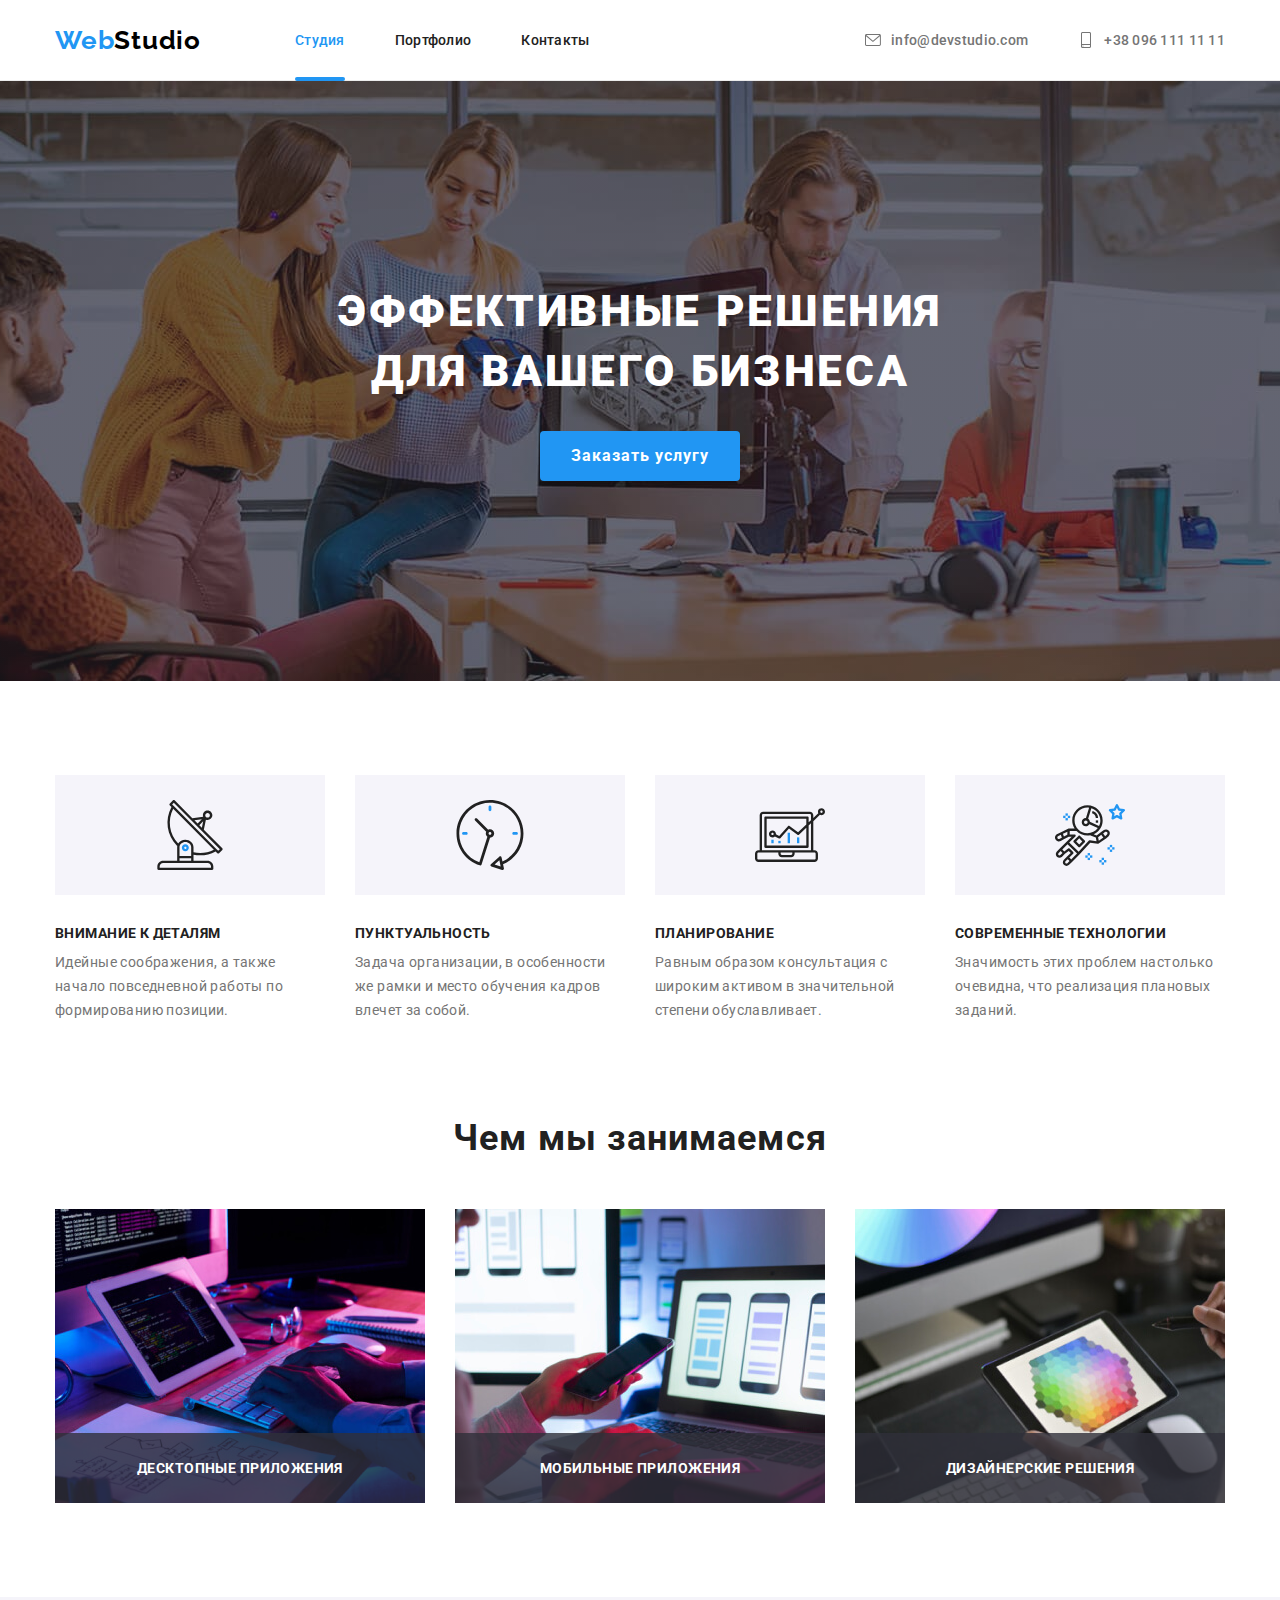
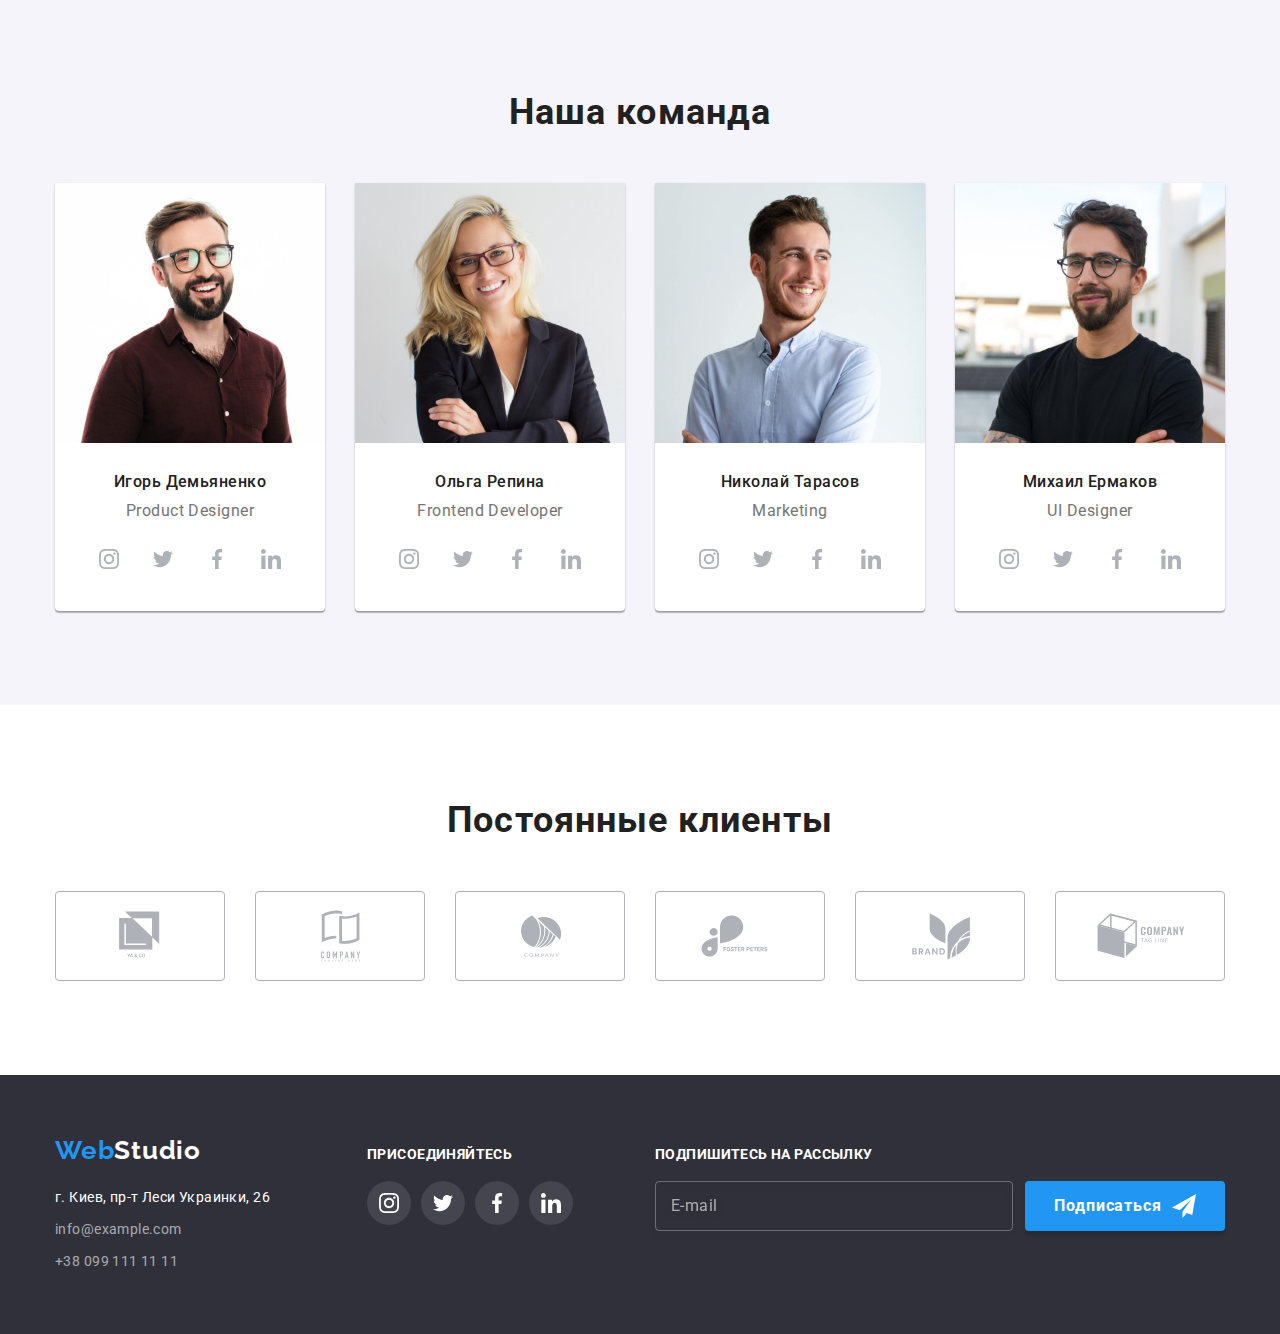
<file: index.html>
<!DOCTYPE html>
<html lang="ru">
  <head>
    <meta charset="UTF-8" />
    <meta name="viewport" content="width=device-width, initial-scale=1.0" />
    <link
      rel="stylesheet"
      href="https://cdnjs.cloudflare.com/ajax/libs/modern-normalize/1.0.0/modern-normalize.css"
    />
    <link
      href="https://fonts.googleapis.com/css2?family=Raleway:wght@700&family=Roboto:wght@400;500;700;900&display=swap"
      rel="stylesheet"
    />
    <link rel="stylesheet" href="./css/main.min.css" />
    <title>Студия</title>
  </head>
  <body>
    <!-- HEADER -->
    <header class="header">
      <div class="container">
        <nav class="nav">
          <a
            class="logo link"
            href="./index.html"
            aria-label="логотип веб-студии"
            lang="en"
          >
            <span class="accent">Web</span
            ><span class="logo-light-theme">Studio</span>
          </a>
          <ul class="nav-list list">
            <li class="nav-list-item">
              <a class="nav-list-link link active" href="">Студия</a>
            </li>
            <li class="nav-list-item">
              <a class="nav-list-link link" href="./portfolio.html"
                >Портфолио</a
              >
            </li>
            <li class="nav-list-item">
              <a class="nav-list-link link" href="">Контакты</a>
            </li>
          </ul>
        </nav>
        <address class="header-address">
          <ul class="address-list list">
            <li class="address-list-item">
              <a
                class="header-contact-link link"
                href="mailto:info@devstudio.com"
              >
                <svg class="header-contact-svg">
                  <use href="./img/sprite.svg#envelope"></use>
                </svg>
                info@devstudio.com
              </a>
            </li>
            <li class="address-list-item">
              <a class="header-contact-link link" href="tel:+380961111111">
                <svg class="header-contact-svg">
                  <use href="./img/sprite.svg#smartphone"></use>
                </svg>
                +38 096 111 11 11
              </a>
            </li>
          </ul>
        </address>
      </div>
    </header>

    <main>
      <!-- HERO -->
      <section class="hero">
        <div class="container">
          <h1 class="hero-title">Эффективные решения для вашего бизнеса</h1>
          <button class="button-service" type="button" data-modal-open>
            Заказать услугу
          </button>
        </div>
      </section>

      <!-- FEATURES -->
      <section class="features section">
        <div class="container">
          <h2 class="title visually-hidden">Наши преимущества</h2>
          <ul class="features-list">
            <li class="features-list-item list">
              <h3 class="features-subtitle">Внимание к деталям</h3>
              <p class="features-description">
                Идейные соображения, а также начало повседневной работы по
                формированию позиции.
              </p>
            </li>
            <li class="features-list-item list">
              <h3 class="features-subtitle">Пунктуальность</h3>
              <p class="features-description">
                Задача организации, в особенности же рамки и место обучения
                кадров влечет за собой.
              </p>
            </li>
            <li class="features-list-item list">
              <h3 class="features-subtitle">Планирование</h3>
              <p class="features-description">
                Равным образом консультация с широким активом в значительной
                степени обуславливает.
              </p>
            </li>
            <li class="features-list-item list">
              <h3 class="features-subtitle">Современные технологии</h3>
              <p class="features-description">
                Значимость этих проблем настолько очевидна, что реализация
                плановых заданий.
              </p>
            </li>
          </ul>
        </div>
      </section>

      <!-- ACTIVITY -->
      <section class="activity section">
        <div class="container">
          <h2 class="title">Чем мы занимаемся</h2>
          <ul class="activity-list list">
            <li class="activity-list-item">
              <div class="activity-item-wrapper">
                <img
                  class="activity-list-img"
                  src="./img/activity/act-1.jpg"
                  alt="программист кодит на компьютере и планшете"
                />
                <div class="activity-overlay">
                  <p class="activity-description">Десктопные приложения</p>
                </div>
              </div>
            </li>
            <li class="activity-list-item">
              <div class="activity-item-wrapper">
                <img
                  class="activity-list-img"
                  src="./img/activity/act-2.jpg"
                  alt="дизайнер выбирает вариант оформления приложения"
                />
                <div class="activity-overlay">
                  <p class="activity-description">Мобильные приложения</p>
                </div>
              </div>
            </li>
            <li class="activity-list-item">
              <div class="activity-item-wrapper">
                <img
                  class="activity-list-img"
                  src="./img/activity/act-3.jpg"
                  alt="дизайнер выбирает цвет из палитры на планшете"
                />
                <div class="activity-overlay">
                  <p class="activity-description">Дизайнерские решения</p>
                </div>
              </div>
            </li>
          </ul>
        </div>
      </section>

      <!-- TEAM -->
      <section class="team section">
        <div class="container">
          <h2 class="title">Наша команда</h2>
          <ul class="team-list list">
            <li class="team-list-item">
              <img
                class="team-list-img"
                src="./img/team/co-worker-1.jpg"
                alt="улыбающийся мужчина"
              />
              <h3 class="team-list-name">Игорь Демьяненко</h3>
              <p class="team-list-position" lang="en">Product Designer</p>
              <ul class="social-list list">
                <li class="social-list-item">
                  <a class="social-list-link" href="">
                    <svg class="social-link-svg">
                      <use href="./img/sprite.svg#instagram"></use>
                    </svg>
                  </a>
                </li>
                <li class="social-list-item">
                  <a class="social-list-link" href=""
                    ><svg class="social-link-svg">
                      <use href="./img/sprite.svg#twitter"></use>
                    </svg>
                  </a>
                </li>
                <li class="social-list-item">
                  <a class="social-list-link" href=""
                    ><svg class="social-link-svg">
                      <use href="./img/sprite.svg#facebook"></use>
                    </svg>
                  </a>
                </li>
                <li class="social-list-item">
                  <a class="social-list-link" href=""
                    ><svg class="social-link-svg">
                      <use href="./img/sprite.svg#linkedin"></use>
                    </svg>
                  </a>
                </li>
              </ul>
            </li>
            <li class="team-list-item">
              <img
                class="team-list-img"
                src="./img/team/co-worker-2.jpg"
                alt="улыбающаяся женщина"
              />
              <h3 class="team-list-name">Ольга Репина</h3>
              <p class="team-list-position" lang="en">Frontend Developer</p>
              <ul class="social-list list">
                <li class="social-list-item">
                  <a class="social-list-link" href="">
                    <svg class="social-link-svg">
                      <use href="./img/sprite.svg#instagram"></use>
                    </svg>
                  </a>
                </li>
                <li class="social-list-item">
                  <a class="social-list-link" href=""
                    ><svg class="social-link-svg">
                      <use href="./img/sprite.svg#twitter"></use>
                    </svg>
                  </a>
                </li>
                <li class="social-list-item">
                  <a class="social-list-link" href=""
                    ><svg class="social-link-svg">
                      <use href="./img/sprite.svg#facebook"></use>
                    </svg>
                  </a>
                </li>
                <li class="social-list-item">
                  <a class="social-list-link" href=""
                    ><svg class="social-link-svg">
                      <use href="./img/sprite.svg#linkedin"></use>
                    </svg>
                  </a>
                </li>
              </ul>
            </li>
            <li class="team-list-item">
              <img
                class="team-list-img"
                src="./img/team/co-worker-3.jpg"
                alt="улыбающийся мужчина"
              />
              <h3 class="team-list-name">Николай Тарасов</h3>
              <p class="team-list-position" lang="en">Marketing</p>
              <ul class="social-list list">
                <li class="social-list-item">
                  <a class="social-list-link" href="">
                    <svg class="social-link-svg">
                      <use href="./img/sprite.svg#instagram"></use>
                    </svg>
                  </a>
                </li>
                <li class="social-list-item">
                  <a class="social-list-link" href=""
                    ><svg class="social-link-svg">
                      <use href="./img/sprite.svg#twitter"></use>
                    </svg>
                  </a>
                </li>
                <li class="social-list-item">
                  <a class="social-list-link" href=""
                    ><svg class="social-link-svg">
                      <use href="./img/sprite.svg#facebook"></use>
                    </svg>
                  </a>
                </li>
                <li class="social-list-item">
                  <a class="social-list-link" href=""
                    ><svg class="social-link-svg">
                      <use href="./img/sprite.svg#linkedin"></use>
                    </svg>
                  </a>
                </li>
              </ul>
            </li>
            <li class="team-list-item">
              <img
                class="team-list-img"
                src="./img/team/co-worker-4.jpg"
                alt="улыбающийся мужчина"
              />
              <h3 class="team-list-name">Михаил Ермаков</h3>
              <p class="team-list-position" lang="en">UI Designer</p>
              <ul class="social-list list">
                <li class="social-list-item">
                  <a class="social-list-link" href="">
                    <svg class="social-link-svg">
                      <use href="./img/sprite.svg#instagram"></use>
                    </svg>
                  </a>
                </li>
                <li class="social-list-item">
                  <a class="social-list-link" href=""
                    ><svg class="social-link-svg">
                      <use href="./img/sprite.svg#twitter"></use>
                    </svg>
                  </a>
                </li>
                <li class="social-list-item">
                  <a class="social-list-link" href=""
                    ><svg class="social-link-svg">
                      <use href="./img/sprite.svg#facebook"></use>
                    </svg>
                  </a>
                </li>
                <li class="social-list-item">
                  <a class="social-list-link" href=""
                    ><svg class="social-link-svg">
                      <use href="./img/sprite.svg#linkedin"></use>
                    </svg>
                  </a>
                </li>
              </ul>
            </li>
          </ul>
        </div>
      </section>

      <!-- CUSTOMERS -->
      <section class="customers section">
        <div class="container">
          <h2 class="title">Постоянные клиенты</h2>
          <ul class="customers-list list">
            <li class="customers-list-item">
              <a href="" class="customers-list-link">
                <svg class="customers-svg">
                  <use href="./img/sprite.svg#client-1"></use>
                </svg>
              </a>
            </li>
            <li class="customers-list-item">
              <a href="" class="customers-list-link">
                <svg class="customers-svg">
                  <use href="./img/sprite.svg#client-2"></use>
                </svg>
              </a>
            </li>
            <li class="customers-list-item">
              <a href="" class="customers-list-link">
                <svg class="customers-svg">
                  <use href="./img/sprite.svg#client-3"></use>
                </svg>
              </a>
            </li>
            <li class="customers-list-item">
              <a href="" class="customers-list-link">
                <svg class="customers-svg">
                  <use href="./img/sprite.svg#client-4"></use>
                </svg>
              </a>
            </li>
            <li class="customers-list-item">
              <a href="" class="customers-list-link">
                <svg class="customers-svg">
                  <use href="./img/sprite.svg#client-5"></use>
                </svg>
              </a>
            </li>
            <li class="customers-list-item">
              <a href="" class="customers-list-link">
                <svg class="customers-svg">
                  <use href="./img/sprite.svg#client-6"></use>
                </svg>
              </a>
            </li>
          </ul>
        </div>
      </section>
    </main>

    <!-- FOOTER -->
    <footer class="footer">
      <div class="container">
        <div class="footer-block">
          <div class="address-block">
            <a
              class="logo link"
              href="./index.html"
              aria-label="логотип веб-студии"
              lang="en"
            >
              <span class="accent">Web</span
              ><span class="logo-dark-theme">Studio</span>
            </a>
            <address class="address">
              <ul class="address-list list">
                <li class="address-list-item">
                  <a
                    class="footer-address-link link"
                    href="https://goo.gl/maps/ESxDadosqfzoFddv7"
                    target="_blank"
                  >
                    г. Киев, пр-т Леси Украинки, 26
                  </a>
                </li>
                <li class="address-list-item">
                  <a
                    class="footer-contact-link link"
                    href="mailto:info@example.com"
                    >info@example.com</a
                  >
                </li>
                <li class="address-list-item">
                  <a class="footer-contact-link link" href="tel:+380991111111"
                    >+38 099 111 11 11</a
                  >
                </li>
              </ul>
            </address>
          </div>
          <div class="social-block">
            <h3 class="footer-social-title">Присоединяйтесь</h3>
            <ul class="social-list list">
              <li class="social-list-item">
                <a class="social-list-link" href="">
                  <svg class="social-link-svg">
                    <use href="./img/sprite.svg#instagram"></use>
                  </svg>
                </a>
              </li>
              <li class="social-list-item">
                <a class="social-list-link" href=""
                  ><svg class="social-link-svg">
                    <use href="./img/sprite.svg#twitter"></use>
                  </svg>
                </a>
              </li>
              <li class="social-list-item">
                <a class="social-list-link" href=""
                  ><svg class="social-link-svg">
                    <use href="./img/sprite.svg#facebook"></use>
                  </svg>
                </a>
              </li>
              <li class="social-list-item">
                <a class="social-list-link" href=""
                  ><svg class="social-link-svg">
                    <use href="./img/sprite.svg#linkedin"></use>
                  </svg>
                </a>
              </li>
            </ul>
          </div>
          <div class="email-block">
            <h3 class="email-input-title">Подпишитесь на рассылку</h3>
            <form action="#" class="footer-email-form">
              <input
                type="email"
                name="email-input"
                class="email-input"
                placeholder="E-mail"
                required
              />
              <button type="submit" class="button-service">Подписаться</button>
            </form>
          </div>
        </div>
      </div>
    </footer>

    <!-- MODAL WINDOW -->
    <div class="backdrop is-hidden" data-modal>
      <div class="modal-window">
        <form action="#" class="modal-form">
          <button class="button-close-modal" type="button" data-modal-close>
            <svg class="button-close-svg">
              <use href="./img/sprite.svg#btn-close"></use>
            </svg>
          </button>
          <h2 class="modal-form-title">
            Оставьте свои данные, мы вам перезвоним
          </h2>
          <div class="modal-form-wrapper">
            <div class="modal-field">
              <label for="user-name" class="modal-field-label">Имя</label>
              <div class="modal-field-wrapper">
                <input
                  class="modal-field-input"
                  type="text"
                  name="user-name"
                  id="user-name"
                  required
                />
                <svg class="modal-field-svg">
                  <use href="./img/sprite.svg#person"></use>
                </svg>
              </div>
            </div>
            <div class="modal-field">
              <label class="modal-field-label" for="user-phone">Телефон</label>
              <div class="modal-field-wrapper">
                <input
                  class="modal-field-input"
                  type="tel"
                  name="user-phone"
                  id="user-phone"
                  required
                />
                <svg class="modal-field-svg">
                  <use href="./img/sprite.svg#phone"></use>
                </svg>
              </div>
            </div>
            <div class="modal-field">
              <label class="modal-field-label" for="user-email">Почта</label>
              <div class="modal-field-wrapper">
                <input
                  class="modal-field-input"
                  type="email"
                  name="user-email"
                  id="user-email"
                  required
                />
                <svg class="modal-field-svg">
                  <use href="./img/sprite.svg#email"></use>
                </svg>
              </div>
            </div>
            <label class="modal-field-label" for="user-comment"
              >Комментарий</label
            >
            <textarea
              class="modal-field-comment"
              name="user-comment"
              id="user-comment"
              placeholder="Введите текст"
            ></textarea>
          </div>
          <div class="modal-checkbox">
            <input
              class="modal-checkbox-policy visually-hidden"
              type="checkbox"
              name="user-policy"
              id="checkbox-policy"
              value="accept-policy"
            />
            <label for="checkbox-policy" class="modal-checkbox-label">
              Соглашаюсь с рассылкой и принимаю&nbsp;
              <a class="modal-checkbox-contract" href="">Условия договора</a>
            </label>
          </div>
          <button type="submit" class="button-service modal">Отправить</button>
        </form>
      </div>
    </div>
    <script src="./js/modal.js"></script>
  </body>
</html>
</file>
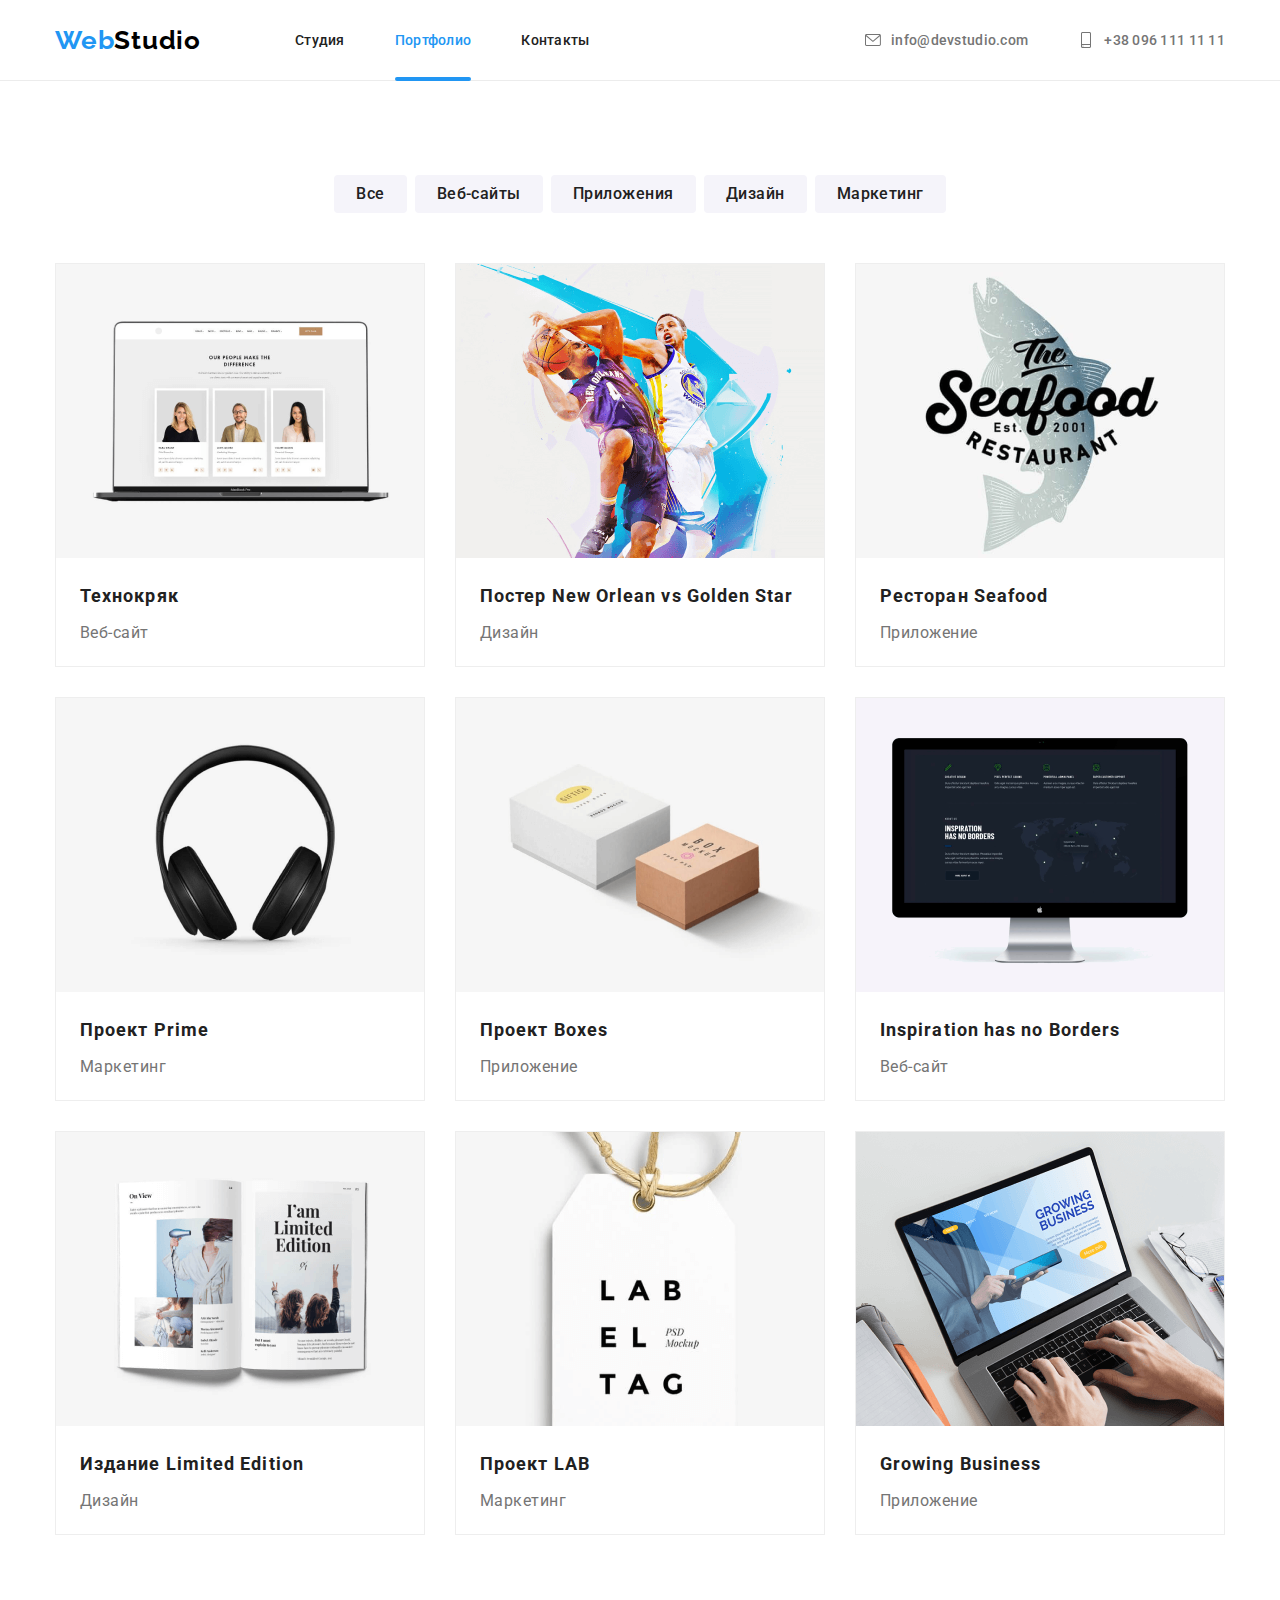
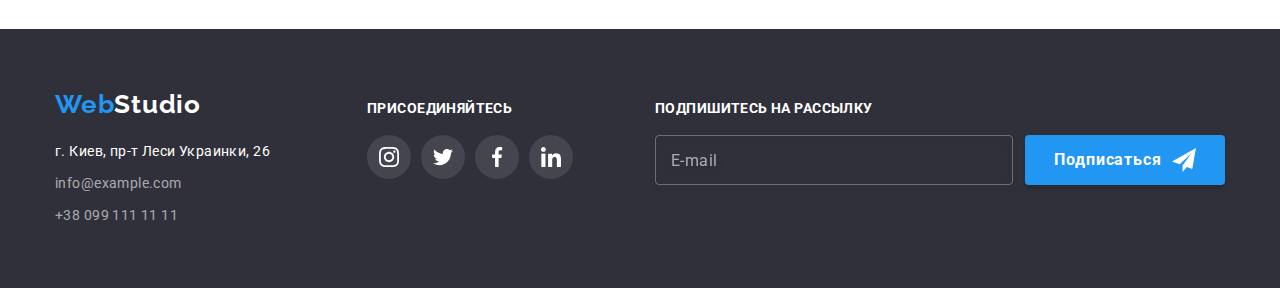
<file: portfolio.html>
<!DOCTYPE html>
<html lang="ru">
  <head>
    <meta charset="UTF-8" />
    <meta name="viewport" content="width=device-width, initial-scale=1.0" />
    <link
      rel="stylesheet"
      href="https://cdnjs.cloudflare.com/ajax/libs/modern-normalize/1.0.0/modern-normalize.css"
    />
    <link
      href="https://fonts.googleapis.com/css2?family=Raleway:wght@700&family=Roboto:wght@400;500;700;900&display=swap"
      rel="stylesheet"
    />
    <link rel="stylesheet" href="./css/portfolio.min.css" />
    <title>Портфолио</title>
  </head>
  <body>
    <!-- HEADER -->
    <header class="header">
      <div class="container">
        <nav class="nav">
          <a
            class="logo link"
            href="./index.html"
            aria-label="логотип веб-студии"
            lang="en"
          >
            <span class="accent">Web</span
            ><span class="logo-light-theme">Studio</span>
          </a>
          <ul class="nav-list list">
            <li class="nav-list-item">
              <a class="nav-list-link link" href="./index.html">Студия</a>
            </li>
            <li class="nav-list-item">
              <a class="nav-list-link link active" href="">Портфолио</a>
            </li>
            <li class="nav-list-item">
              <a class="nav-list-link link" href="">Контакты</a>
            </li>
          </ul>
        </nav>
        <address class="header-address">
          <ul class="address-list list">
            <li class="address-list-item">
              <a
                class="header-contact-link link"
                href="mailto:info@devstudio.com"
              >
                <svg class="header-contact-svg">
                  <use href="./img/sprite.svg#envelope"></use>
                </svg>
                info@devstudio.com
              </a>
            </li>
            <li class="address-list-item">
              <a class="header-contact-link link" href="tel:+380961111111">
                <svg class="header-contact-svg">
                  <use href="./img/sprite.svg#smartphone"></use>
                </svg>
                +38 096 111 11 11
              </a>
            </li>
          </ul>
        </address>
      </div>
    </header>

    <main>
      <!-- PORTFOLIO -->
      <section class="portfolio section">
        <div class="container">
          <h2 class="title" hidden>Проекты</h2>
          <div class="portfolio-filter">
            <button class="button-filter" type="button">Все</button>
            <button class="button-filter" type="button">Веб-сайты</button>
            <button class="button-filter" type="button">Приложения</button>
            <button class="button-filter" type="button">Дизайн</button>
            <button class="button-filter" type="button">Маркетинг</button>
          </div>
          <div class="portfolio-content">
            <ul class="portfolio-list list">
              <li class="portfolio-list-item">
                <div class="portfolio-image-wrapper">
                  <img
                    class="portfolio-image"
                    src="./img/portfolio/project-1.png"
                    alt="ноутбук с открытой страницей сайта"
                  />
                  <div class="portfolio-overlay">
                    <p class="portfolio-overlay-description">
                      Технокряк - это современная площадка распространения
                      коронавируса. Компании используют эту платформу для
                      цифрового шпионажа и атак на защищённые сервера
                      конкурентов.
                    </p>
                  </div>
                </div>
                <div class="portfolio-description">
                  <h3 class="portfolio-subtitle">Технокряк</h3>
                  <p class="portfolio-project">Веб-сайт</p>
                </div>
              </li>
              <li class="portfolio-list-item">
                <div class="portfolio-image-wrapper">
                  <img
                    class="portfolio-image"
                    src="./img/portfolio/project-2.png"
                    alt="два баскетболиста в прыжке"
                  />
                  <div class="portfolio-overlay">
                    <p class="portfolio-overlay-description">
                      Новый Орлеан - это современный источник распространения
                      коронавируса. Компании используют это место для цифрового
                      шпионажа и атак на защищённые сервера конкурентов.
                    </p>
                  </div>
                </div>
                <div class="portfolio-description">
                  <h3 class="portfolio-subtitle">
                    Постер <span lang="en">New Orlean vs Golden Star</span>
                  </h3>
                  <p class="portfolio-project">Дизайн</p>
                </div>
              </li>
              <li class="portfolio-list-item">
                <div class="portfolio-image-wrapper">
                  <img
                    class="portfolio-image"
                    src="./img/portfolio/project-3.png"
                    alt="логотип рыбного ресторана"
                  />
                  <div class="portfolio-overlay">
                    <p class="portfolio-overlay-description">
                      Это ресторан для распространения коронавируса. Компании
                      используют его для цифрового шпионажа и атак только на
                      защищённые сервера конкурентов и врагов.
                    </p>
                  </div>
                </div>
                <div class="portfolio-description">
                  <h3 class="portfolio-subtitle">
                    Ресторан <span lang="en">Seafood</span>
                  </h3>
                  <p class="portfolio-project">Приложение</p>
                </div>
              </li>
              <li class="portfolio-list-item">
                <div class="portfolio-image-wrapper">
                  <img
                    class="portfolio-image"
                    src="./img/portfolio/project-4.png"
                    alt="полноразмерные наушники"
                  />
                  <div class="portfolio-overlay">
                    <p class="portfolio-overlay-description">
                      Это проект для распространения коронавируса. Компании
                      используют его для цифрового шпионажа и атак только на
                      защищённые сервера конкурентов и врагов.
                    </p>
                  </div>
                </div>
                <div class="portfolio-description">
                  <h3 class="portfolio-subtitle">
                    Проект <span lang="en">Prime</span>
                  </h3>
                  <p class="portfolio-project">Маркетинг</p>
                </div>
              </li>
              <li class="portfolio-list-item">
                <div class="portfolio-image-wrapper">
                  <img
                    class="portfolio-image"
                    src="./img/portfolio/project-5.png"
                    alt="две коробки на столе"
                  />
                  <div class="portfolio-overlay">
                    <p class="portfolio-overlay-description">
                      Это проект для распространения коронавируса. Компании
                      используют его для цифрового шпионажа и атак только на
                      защищённые сервера конкурентов и врагов.
                    </p>
                  </div>
                </div>
                <div class="portfolio-description">
                  <h3 class="portfolio-subtitle">
                    Проект <span lang="en">Boxes</span>
                  </h3>
                  <p class="portfolio-project">Приложение</p>
                </div>
              </li>
              <li class="portfolio-list-item">
                <div class="portfolio-image-wrapper">
                  <img
                    class="portfolio-image"
                    src="./img/portfolio/project-6.png"
                    alt="монитор с изображением карты мира"
                  />
                  <div class="portfolio-overlay">
                    <p class="portfolio-overlay-description">
                      Это сайт для распространения коронавируса. Компании
                      используют его для цифрового шпионажа и атак только на
                      защищённые сервера конкурентов и врагов.
                    </p>
                  </div>
                </div>
                <div class="portfolio-description">
                  <h3 class="portfolio-subtitle" lang="en">
                    Inspiration has no Borders
                  </h3>
                  <p class="portfolio-project">Веб-сайт</p>
                </div>
              </li>
              <li class="portfolio-list-item">
                <div class="portfolio-image-wrapper">
                  <img
                    class="portfolio-image"
                    src="./img/portfolio/project-7.png"
                    alt="открытый каталог с фотографиями"
                  />
                  <div class="portfolio-overlay">
                    <p class="portfolio-overlay-description">
                      Это учебник по распространению коронавируса. Компании
                      используют его для цифрового шпионажа и атак только на
                      защищённые сервера конкурентов и врагов.
                    </p>
                  </div>
                </div>
                <div class="portfolio-description">
                  <h3 class="portfolio-subtitle">
                    Издание <span lang="en">Limited Edition</span>
                  </h3>
                  <p class="portfolio-project">Дизайн</p>
                </div>
              </li>
              <li class="portfolio-list-item">
                <div class="portfolio-image-wrapper">
                  <img
                    class="portfolio-image"
                    src="./img/portfolio/project-8.png"
                    alt="бирка с логотипом фирмы"
                  />
                  <div class="portfolio-overlay">
                    <p class="portfolio-overlay-description">
                      Это площадка для распространения коронавируса. Компании
                      используют её для цифрового шпионажа и атак только на
                      защищённые сервера конкурентов и врагов.
                    </p>
                  </div>
                </div>
                <div class="portfolio-description">
                  <h3 class="portfolio-subtitle">
                    Проект <span lang="en">LAB</span>
                  </h3>
                  <p class="portfolio-project">Маркетинг</p>
                </div>
              </li>
              <li class="portfolio-list-item">
                <div class="portfolio-image-wrapper">
                  <img
                    class="portfolio-image"
                    src="./img/portfolio/project-9.png"
                    alt="человек работает за ноутбуком"
                  />
                  <div class="portfolio-overlay">
                    <p class="portfolio-overlay-description">
                      Это приложение для распространения коронавируса. Компании
                      используют его для цифрового шпионажа и атак только на
                      защищённые сервера конкурентов и врагов.
                    </p>
                  </div>
                </div>
                <div class="portfolio-description">
                  <h3 class="portfolio-subtitle" lang="en">Growing Business</h3>
                  <p class="portfolio-project">Приложение</p>
                </div>
              </li>
            </ul>
          </div>
        </div>
      </section>
    </main>

    <!-- FOOTER -->
    <footer class="footer">
      <div class="container">
        <div class="footer-block">
          <div class="address-block">
            <a
              class="logo link"
              href="./index.html"
              aria-label="логотип веб-студии"
              lang="en"
            >
              <span class="accent">Web</span
              ><span class="logo-dark-theme">Studio</span>
            </a>
            <address class="address">
              <ul class="address-list list">
                <li class="address-list-item">
                  <a
                    class="footer-address-link link"
                    href="https://goo.gl/maps/ESxDadosqfzoFddv7"
                    target="_blank"
                  >
                    г. Киев, пр-т Леси Украинки, 26
                  </a>
                </li>
                <li class="address-list-item">
                  <a
                    class="footer-contact-link link"
                    href="mailto:info@example.com"
                    >info@example.com</a
                  >
                </li>
                <li class="address-list-item">
                  <a class="footer-contact-link link" href="tel:+380991111111"
                    >+38 099 111 11 11</a
                  >
                </li>
              </ul>
            </address>
          </div>
          <div class="social-block">
            <h3 class="footer-social-title">Присоединяйтесь</h3>
            <ul class="social-list list">
              <li class="social-list-item">
                <a class="social-list-link" href="">
                  <svg class="social-link-svg">
                    <use href="./img/sprite.svg#instagram"></use>
                  </svg>
                </a>
              </li>
              <li class="social-list-item">
                <a class="social-list-link" href=""
                  ><svg class="social-link-svg">
                    <use href="./img/sprite.svg#twitter"></use>
                  </svg>
                </a>
              </li>
              <li class="social-list-item">
                <a class="social-list-link" href=""
                  ><svg class="social-link-svg">
                    <use href="./img/sprite.svg#facebook"></use>
                  </svg>
                </a>
              </li>
              <li class="social-list-item">
                <a class="social-list-link" href=""
                  ><svg class="social-link-svg">
                    <use href="./img/sprite.svg#linkedin"></use>
                  </svg>
                </a>
              </li>
            </ul>
          </div>
          <div class="email-block">
            <h3 class="email-input-title">Подпишитесь на рассылку</h3>
            <form action="#" class="footer-email-form">
              <input
                type="email"
                name="email-input"
                class="email-input"
                placeholder="E-mail"
                required
              />
              <button type="submit" class="button-service">Подписаться</button>
            </form>
          </div>
        </div>
      </div>
    </footer>
  </body>
</html>
</file>
<file: css/main.min.css>
.visually-hidden{position:absolute !important;clip:rect(1px 1px 1px 1px);clip:rect(1px, 1px, 1px, 1px);height:1px !important;width:1px !important;padding:0 !important;border:0 !important;overflow:hidden}.button-service,.social-list-link,.header-contact-link,.activity-overlay,.email-input,.modal-window,.button-close-modal,.modal-checkbox,.modal-checkbox-label{display:flex;justify-content:center;align-items:center}.header .container,.social-list,.activity-list,.team-list,.customers-list,.footer-block,.social-block,.email-block{display:flex;justify-content:space-between}*,*::before,*::after{padding:0;margin:0}body{font-family:"Roboto",sans-serif;font-style:normal}a{font-weight:500;font-size:14px;line-height:1.143;letter-spacing:.02em;text-decoration:none;transition:all 250ms cubic-bezier(0.4, 0, 0.2, 1)}a:hover,a:focus{color:#2196f3}img{display:block}.list{list-style:none}.link{font-style:normal}.accent{color:#2196f3}.footer{background:#2f303a}.section{padding-top:94px;padding-bottom:94px}.container{width:1200px;padding:0 15px;margin:0 auto}.header .container{align-items:center;height:80px}.hero .container{display:flex;flex-direction:column;align-items:center}.features .container{display:flex}.logo{font-family:"Raleway",sans-serif;font-weight:700;font-size:26px;line-height:1.192;letter-spacing:.03em}.logo-light-theme{color:#000}.logo-dark-theme{color:#fff}.header .logo{margin-right:94px}.title{padding-bottom:50px;font-weight:700;font-size:36px;line-height:1.167;letter-spacing:.03em;text-align:center;color:#212121}.button-service{min-width:200px;height:50px;font-weight:700;font-size:16px;line-height:1.875;letter-spacing:.06em;color:#fff;background-color:#2196f3;box-shadow:0px 4px 4px rgba(0,0,0,0.15);border-style:none;border-radius:4px;outline:none;transition:background-color 250ms cubic-bezier(0.4, 0, 0.2, 1)}.button-service:hover{background-color:#188ce8}.footer .button-service::after{content:"";width:24px;height:24px;margin-left:10px;background:url(../img/icon-send.svg)}.social-list{width:206px;margin:0 auto}.social-list-link{width:44px;height:44px;border-radius:50%;background-color:#fff}.social-list-link:hover{background-color:#2196f3}.footer .social-list-link{background-color:rgba(255,255,255,0.1);align-self:flex-end}.footer .social-list-link:hover{background-color:#2196f3}.social-link-svg{width:20px;height:20px;fill:#afb1b8;transition:all 250ms cubic-bezier(0.4, 0, 0.2, 1)}.social-list-link:hover .social-link-svg{fill:#fff}.footer .social-list-link .social-link-svg{fill:#fff}.header{border-bottom:1px solid #ececec}.header .address-list{display:flex}.header .address-list-item:not(:last-child){margin-right:50px}.nav{display:flex;align-items:center;height:80px}.nav-list{display:flex;align-items:center;height:80px}.nav-list-item:not(:last-child){margin-right:50px}.nav-list-link{display:block;position:relative;padding-top:32px;padding-bottom:32px;color:#212121}.active{color:#2196f3}.active::after{content:"";position:absolute;left:0;bottom:-1px;display:block;width:100%;height:4px;background-color:#2196f3;border-radius:2px}.header-address{display:flex}.header-contact-link{color:#757575}.header-contact-link .header-contact-svg{width:16px;height:16px;margin-right:10px;fill:#757575;transition:all 250ms cubic-bezier(0.4, 0, 0.2, 1)}.header-contact-link:hover .header-contact-svg,.header-contact-link:focus .header-contact-svg{fill:#2196f3}.hero{padding:200px 0;margin:0 auto;background-image:linear-gradient(rgba(47,48,58,0.4), rgba(47,48,58,0.4)),url("../img/hero/hero-background.jpg");background-repeat:no-repeat;background-size:cover;background-position:center}.hero-title{width:700px;padding-bottom:30px;font-weight:900;font-size:44px;line-height:1.364;letter-spacing:.06em;text-align:center;text-transform:uppercase;color:#fff}.features-list{display:flex}.features-list-item{width:270px;min-height:100px}.features-list-item::before{content:"";display:block;width:270px;height:120px;margin-bottom:30px;background-color:#f5f4fa;background-repeat:no-repeat;background-position:center}.features-list-item:not(:last-child){margin-right:30px}.features-list-item:nth-child(1)::before{background-image:url(../img/features-svg/antenna.svg)}.features-list-item:nth-child(2)::before{background-image:url(../img/features-svg/clock.svg)}.features-list-item:nth-child(3)::before{background-image:url(../img/features-svg/diagram.svg)}.features-list-item:nth-child(4)::before{background-image:url(../img/features-svg/astronaut.svg)}.features-subtitle{margin-bottom:10px;font-weight:700;font-size:14px;line-height:1.143;letter-spacing:.03em;text-transform:uppercase;color:#212121}.features-description{font-weight:400;font-size:14px;line-height:1.714;letter-spacing:.03em;color:#757575}.activity{padding-top:0}.activity-list-item{position:relative}.activity-list-item:not(:last-child){margin-right:30px}.activity-list-img{width:370px;height:294px}.activity-overlay{position:absolute;width:100%;height:70px;left:0;bottom:0;background:rgba(47,48,58,0.8)}.activity-description{display:block;font-weight:700;font-size:14px;line-height:1.143;letter-spacing:.03em;text-transform:uppercase;color:#fff}.team{background:#f5f4fa}.team-list-item{width:270px;padding-bottom:30px;background:#fff;box-shadow:0px 1px 3px rgba(0,0,0,0.12),0px 1px 1px rgba(0,0,0,0.14),0px 2px 1px rgba(0,0,0,0.2);border-radius:0px 0px 4px 4px}.team-list-item:not(:last-child){margin-right:30px}.team-list-img{width:270px;height:260px;margin-bottom:30px}.team-list-name{margin-bottom:10px;font-weight:500;font-size:16px;line-height:1.186;letter-spacing:.03em;text-align:center;color:#212121}.team-list-position{margin-bottom:16px;font-weight:400;font-size:16px;line-height:1.186;letter-spacing:.03em;text-align:center;color:#757575}.customers-list{margin:0 auto}.customers-list:not(:last-child){margin-right:30px}.customers-list-link{display:flex;width:170px;height:90px}.customers-svg{fill:#afb1b8;border:1px solid;border-color:#afb1b8;border-radius:4px;transition:all 250ms cubic-bezier(0.4, 0, 0.2, 1)}.customers-list-link:hover .customers-svg{fill:#2196f3;border-color:#2196f3}.footer{padding:60px 0}.footer-block{align-items:baseline}.address-block{width:230px}.footer .address-list{display:flex;flex-direction:column;margin-top:20px}.footer .address-list-item:not(:last-child){margin-bottom:8px}.footer-address-link{font-weight:400;font-size:14px;line-height:1.714;letter-spacing:.03em;color:#fff}.footer-contact-link{font-weight:400;font-size:14px;line-height:1.714;letter-spacing:.03em;color:rgba(255,255,255,0.6)}.social-block{flex-direction:column;width:206px;height:80px}.footer-social-title,.email-input-title{font-weight:700;font-size:14px;line-height:1.33;letter-spacing:.03em;text-transform:uppercase;color:#fff}.email-block{flex-direction:column;width:570px;height:86px}.footer-email-form{display:flex}.email-input{width:358px;height:50px;padding:16px 15px;margin-right:12px;font-weight:400;font-size:16px;line-height:1.25;letter-spacing:.03em;color:#fff;border:1px solid rgba(255,255,255,0.3);filter:drop-shadow(0px 4px 4px rgba(0,0,0,0.15));border-radius:4px;background-color:transparent}.email-input::placeholder{width:47px;height:20px;color:rgba(255,255,255,0.6)}.backdrop{position:fixed;overflow:auto;top:0;left:0;width:100%;height:100%;background-color:rgba(0,0,0,0.2);opacity:1;transition:opacity 350ms cubic-bezier(0.4, 0, 0.2, 1)}.backdrop.is-hidden{opacity:0;pointer-events:none}.modal-window{min-height:100%;padding:15px}.button-close-modal{position:absolute;right:8px;top:8px;width:30px;height:30px;background-color:#fff;border:1px solid rgba(0,0,0,0.1);border-radius:50%;transition:background-color 250ms cubic-bezier(0.4, 0, 0.2, 1)}.button-close-svg{display:block;width:11px;height:11px}.button-close-modal:hover .button-close-svg{fill:#2196f3}.modal-form-title{align-self:center;margin-bottom:12px;font-weight:700;font-size:20px;line-height:1.15;letter-spacing:.03em;color:#212121}.modal-form{position:relative;display:flex;flex-direction:column;width:528px;height:582px;padding:40px;background:#fff;box-shadow:0px 1px 3px rgba(0,0,0,0.12),0px 1px 1px rgba(0,0,0,0.14),0px 2px 1px rgba(0,0,0,0.2);border-radius:4px;transform:scale(1);transition:transform 250ms cubic-bezier(0.4, 0, 0.2, 1)}.backdrop.is-hidden .modal-form{transform:scale(0.1)}.modal-form-wrapper{display:flex;flex-direction:column;height:342px;margin-bottom:20px}.modal-field{display:flex;flex-direction:column;margin-bottom:10px}.modal-field-label{margin-bottom:4px;font-weight:400;font-size:12px;line-height:1.167;letter-spacing:.01em;color:#757575}.modal-field-wrapper{position:relative;width:100%}.modal-field-input{width:100%;height:40px;padding:12px 0 12px 42px;font-weight:400;font-size:14px;line-height:1.143;letter-spacing:.01em;border:1px solid rgba(33,33,33,0.2);border-radius:4px}.modal-field-input:focus{outline:none;border:1px solid #2196f3}.modal-field-svg{position:absolute;top:50%;transform:translateY(-50%);left:12px;width:18px;height:18px}.modal-field-input:focus+.modal-field-svg{fill:#2196f3}.modal-field-comment{height:120px;padding:12px 16px;font-weight:400;font-size:14px;line-height:1.143;letter-spacing:.01em;border:1px solid rgba(33,33,33,0.2);border-radius:4px;resize:none}.modal-field-comment::placeholder{font-weight:400;font-size:12px;line-height:1.167;letter-spacing:.01em;color:rgba(117,117,117,0.5)}.modal-field-comment:focus{outline:none;border:1px solid #2196f3}.modal-field-comment:focus::placeholder{font-weight:400;font-size:14px;line-height:1.143;letter-spacing:.01em}.modal-checkbox{margin-bottom:30px}.modal-checkbox-label{font-weight:400;font-size:14px;line-height:1.714;letter-spacing:.03em;color:#757575;text-shadow:0px 4px 4px rgba(0,0,0,0.25)}.modal-checkbox-label::before{content:"";width:16px;height:15px;margin-right:8px;background-image:url(../img/box-empty.svg)}.modal-checkbox-policy:checked+.modal-checkbox-label::before{background-image:url(../img/box-cheked.svg)}.modal-checkbox-contract{text-decoration:underline;color:#2196f3}.modal-checkbox-contract:focus{outline:none;border:1px solid #2196f3}.button-service.modal{align-self:center}
/*# sourceMappingURL=main.min.css.map */
</file>
<file: css/portfolio.min.css>
.visually-hidden{position:absolute !important;clip:rect(1px 1px 1px 1px);clip:rect(1px, 1px, 1px, 1px);height:1px !important;width:1px !important;padding:0 !important;border:0 !important;overflow:hidden}.button-service,.social-list-link,.header-contact-link,.portfolio-filter,.portfolio-overlay,.email-input{display:flex;justify-content:center;align-items:center}.header .container,.social-list,.footer-block,.social-block,.email-block{display:flex;justify-content:space-between}*,*::before,*::after{padding:0;margin:0}body{font-family:"Roboto",sans-serif;font-style:normal}a{font-weight:500;font-size:14px;line-height:1.143;letter-spacing:.02em;text-decoration:none;transition:all 250ms cubic-bezier(0.4, 0, 0.2, 1)}a:hover,a:focus{color:#2196f3}img{display:block}.list{list-style:none}.link{font-style:normal}.accent{color:#2196f3}.footer{background:#2f303a}.section{padding-top:94px;padding-bottom:94px}.container{width:1200px;padding:0 15px;margin:0 auto}.header .container{align-items:center;height:80px}.hero .container{display:flex;flex-direction:column;align-items:center}.features .container{display:flex}.logo{font-family:"Raleway",sans-serif;font-weight:700;font-size:26px;line-height:1.192;letter-spacing:.03em}.logo-light-theme{color:#000}.logo-dark-theme{color:#fff}.header .logo{margin-right:94px}.title{padding-bottom:50px;font-weight:700;font-size:36px;line-height:1.167;letter-spacing:.03em;text-align:center;color:#212121}.button-service{min-width:200px;height:50px;font-weight:700;font-size:16px;line-height:1.875;letter-spacing:.06em;color:#fff;background-color:#2196f3;box-shadow:0px 4px 4px rgba(0,0,0,0.15);border-style:none;border-radius:4px;outline:none;transition:background-color 250ms cubic-bezier(0.4, 0, 0.2, 1)}.button-service:hover{background-color:#188ce8}.footer .button-service::after{content:"";width:24px;height:24px;margin-left:10px;background:url(../img/icon-send.svg)}.social-list{width:206px;margin:0 auto}.social-list-link{width:44px;height:44px;border-radius:50%;background-color:#fff}.social-list-link:hover{background-color:#2196f3}.footer .social-list-link{background-color:rgba(255,255,255,0.1);align-self:flex-end}.footer .social-list-link:hover{background-color:#2196f3}.social-link-svg{width:20px;height:20px;fill:#afb1b8;transition:all 250ms cubic-bezier(0.4, 0, 0.2, 1)}.social-list-link:hover .social-link-svg{fill:#fff}.footer .social-list-link .social-link-svg{fill:#fff}.header{border-bottom:1px solid #ececec}.header .address-list{display:flex}.header .address-list-item:not(:last-child){margin-right:50px}.nav{display:flex;align-items:center;height:80px}.nav-list{display:flex;align-items:center;height:80px}.nav-list-item:not(:last-child){margin-right:50px}.nav-list-link{display:block;position:relative;padding-top:32px;padding-bottom:32px;color:#212121}.active{color:#2196f3}.active::after{content:"";position:absolute;left:0;bottom:-1px;display:block;width:100%;height:4px;background-color:#2196f3;border-radius:2px}.header-address{display:flex}.header-contact-link{color:#757575}.header-contact-link .header-contact-svg{width:16px;height:16px;margin-right:10px;fill:#757575;transition:all 250ms cubic-bezier(0.4, 0, 0.2, 1)}.header-contact-link:hover .header-contact-svg,.header-contact-link:focus .header-contact-svg{fill:#2196f3}.portfolio-filter{margin-bottom:50px}.button-filter{height:38px;padding:6px 22px;font-family:"Roboto",sans-serif;font-style:normal;font-weight:500;font-size:16px;line-height:1.625;letter-spacing:.03em;color:#212121;text-align:center;background:#f5f4fa;border-style:none;border-radius:4px;transition:all 250ms cubic-bezier(0.4, 0, 0.2, 1)}.button-filter:not(:last-child){margin-right:8px}.button-filter:hover,.button-filter:focus{color:#fff;background-color:#2196f3}.portfolio-list{display:flex;flex-wrap:wrap}.portfolio-list-item{margin-right:30px;margin-bottom:30px;width:370px;height:404px;background-color:#fff;border:1px solid;border-color:#eee}.portfolio-list-item:nth-child(3n){margin-right:0}.portfolio-list-item:nth-last-child(-n+3){margin-bottom:0}.portfolio-list-item:hover{box-shadow:0px 1px 1px rgba(0,0,0,0.12),0px 4px 4px rgba(0,0,0,0.06),1px 4px 6px rgba(0,0,0,0.16)}.portfolio-image{width:370px;height:294px}.portfolio-image-wrapper{position:relative;overflow:hidden}.portfolio-description{width:370px;height:110px;padding:20px 24px}.portfolio-subtitle{margin-bottom:4px;font-weight:700;font-size:18px;line-height:2;letter-spacing:.06em;color:#212121}.portfolio-project{font-weight:400;font-size:16px;line-height:1.875;letter-spacing:.03em;color:#757575}.portfolio-overlay{position:absolute;left:0;top:0;width:100%;height:100%;background:rgba(33,150,243,0.9);transform:translateY(100%);transition:all 250ms cubic-bezier(0.4, 0, 0.2, 1)}.portfolio-overlay-description{display:block;width:322px;font-weight:400;font-size:18px;line-height:1.556;letter-spacing:.03em;color:#fff}.portfolio-list-item:hover .portfolio-overlay{transform:translateY(0)}.footer{padding:60px 0}.footer-block{align-items:baseline}.address-block{width:230px}.footer .address-list{display:flex;flex-direction:column;margin-top:20px}.footer .address-list-item:not(:last-child){margin-bottom:8px}.footer-address-link{font-weight:400;font-size:14px;line-height:1.714;letter-spacing:.03em;color:#fff}.footer-contact-link{font-weight:400;font-size:14px;line-height:1.714;letter-spacing:.03em;color:rgba(255,255,255,0.6)}.social-block{flex-direction:column;width:206px;height:80px}.footer-social-title,.email-input-title{font-weight:700;font-size:14px;line-height:1.33;letter-spacing:.03em;text-transform:uppercase;color:#fff}.email-block{flex-direction:column;width:570px;height:86px}.footer-email-form{display:flex}.email-input{width:358px;height:50px;padding:16px 15px;margin-right:12px;font-weight:400;font-size:16px;line-height:1.25;letter-spacing:.03em;color:#fff;border:1px solid rgba(255,255,255,0.3);filter:drop-shadow(0px 4px 4px rgba(0,0,0,0.15));border-radius:4px;background-color:transparent}.email-input::placeholder{width:47px;height:20px;color:rgba(255,255,255,0.6)}
/*# sourceMappingURL=portfolio.min.css.map */
</file>
